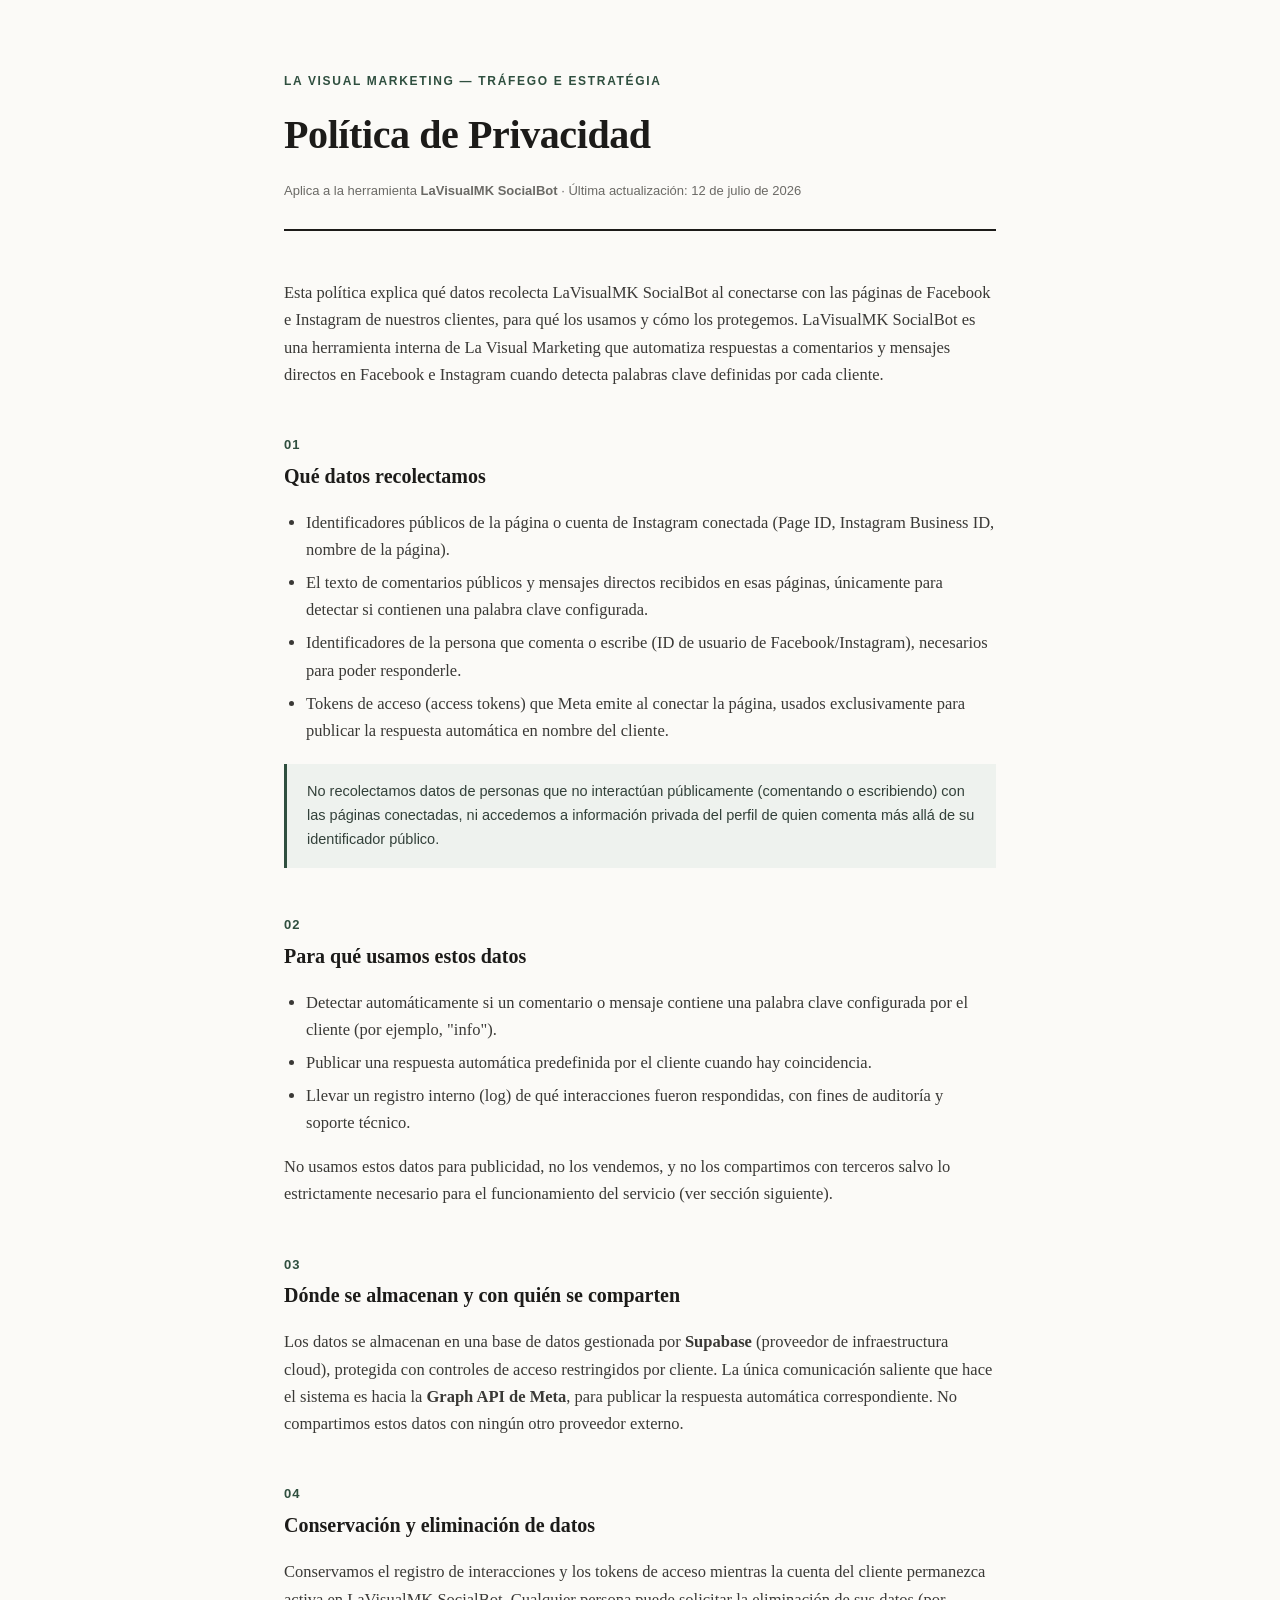
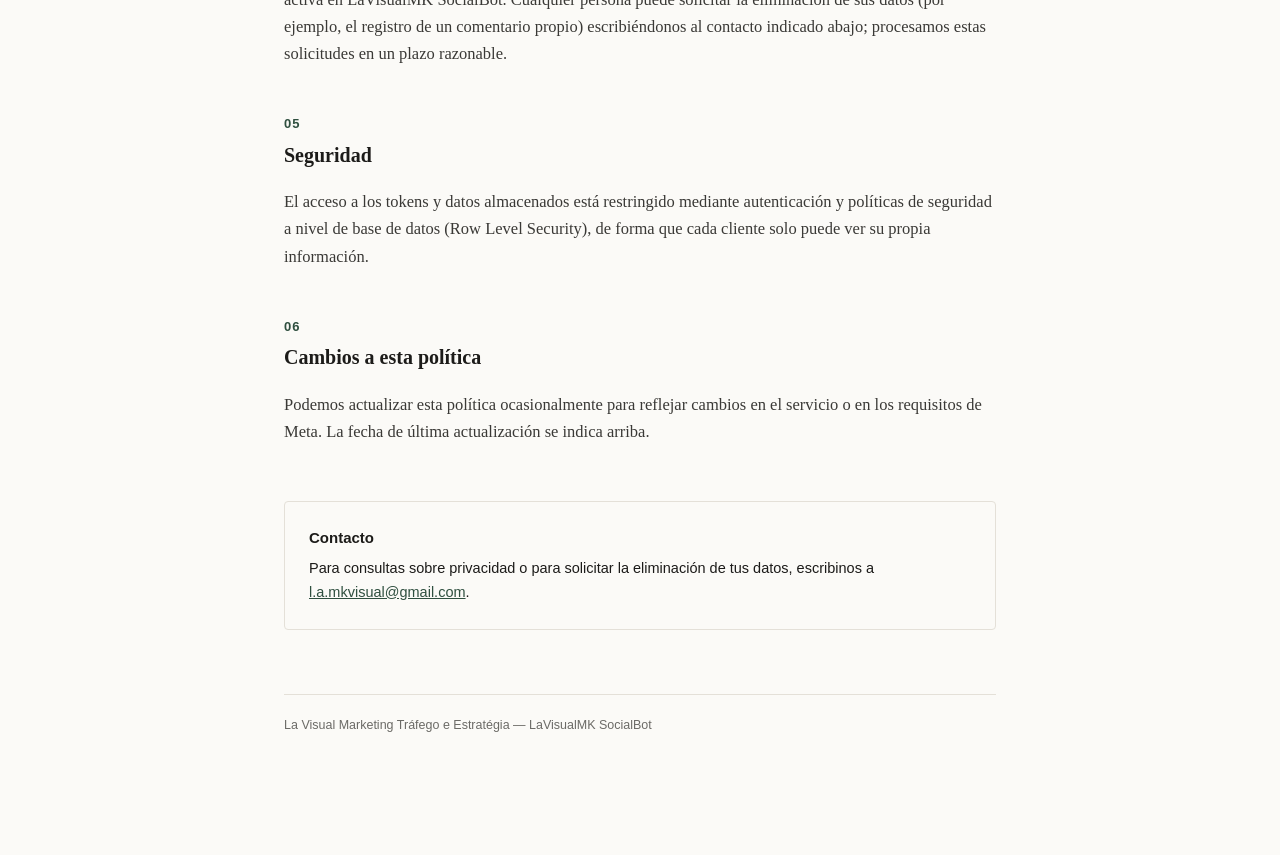
<file: politicas.html>
<!DOCTYPE html>
<html lang="es">
<head>
<meta charset="UTF-8">
<meta name="viewport" content="width=device-width, initial-scale=1.0">
<title>Política de Privacidad — LaVisualMK SocialBot</title>
<style>
  :root{
    --ink:#1c1b19;
    --paper:#fbfaf7;
    --line:#e4e0d8;
    --accent:#2f4f3f;
    --accent-soft:#eef2ee;
    --muted:#6b6a66;
  }
  *{box-sizing:border-box;}
  body{
    margin:0;
    background:var(--paper);
    color:var(--ink);
    font-family:'Georgia','Iowan Old Style',serif;
    line-height:1.65;
  }
  .wrap{
    max-width:760px;
    margin:0 auto;
    padding:72px 24px 120px;
  }
  header{
    border-bottom:2px solid var(--ink);
    padding-bottom:28px;
    margin-bottom:48px;
  }
  .eyebrow{
    font-family:'Helvetica Neue',Arial,sans-serif;
    text-transform:uppercase;
    letter-spacing:.14em;
    font-size:12px;
    color:var(--accent);
    font-weight:700;
    margin-bottom:10px;
  }
  h1{
    font-size:clamp(28px,4vw,40px);
    margin:0 0 12px;
    letter-spacing:-0.01em;
  }
  .meta{
    font-family:'Helvetica Neue',Arial,sans-serif;
    font-size:13px;
    color:var(--muted);
  }
  h2{
    font-size:20px;
    margin:44px 0 12px;
    padding-top:2px;
  }
  h2 .num{
    font-family:'Helvetica Neue',Arial,sans-serif;
    color:var(--accent);
    font-size:13px;
    letter-spacing:.08em;
    display:block;
    margin-bottom:4px;
  }
  p, li{
    font-size:16.5px;
    color:#3a3936;
  }
  ul{padding-left:22px;}
  li{margin-bottom:6px;}
  .callout{
    background:var(--accent-soft);
    border-left:3px solid var(--accent);
    padding:16px 20px;
    margin:20px 0;
    font-family:'Helvetica Neue',Arial,sans-serif;
    font-size:14.5px;
    color:#33413a;
  }
  a{color:var(--accent);}
  .contact-box{
    margin-top:56px;
    padding:24px;
    border:1px solid var(--line);
    border-radius:4px;
    font-family:'Helvetica Neue',Arial,sans-serif;
    font-size:14.5px;
  }
  .contact-box strong{display:block;font-size:15px;margin-bottom:6px;}
  footer{
    margin-top:64px;
    padding-top:20px;
    border-top:1px solid var(--line);
    font-family:'Helvetica Neue',Arial,sans-serif;
    font-size:12.5px;
    color:var(--muted);
  }
</style>
</head>
<body>
<div class="wrap">

  <header>
    <div class="eyebrow">La Visual Marketing — Tráfego e Estratégia</div>
    <h1>Política de Privacidad</h1>
    <div class="meta">Aplica a la herramienta <strong>LaVisualMK SocialBot</strong> · Última actualización: 12 de julio de 2026</div>
  </header>

  <p>Esta política explica qué datos recolecta LaVisualMK SocialBot al conectarse con las páginas de Facebook e Instagram de nuestros clientes, para qué los usamos y cómo los protegemos. LaVisualMK SocialBot es una herramienta interna de La Visual Marketing que automatiza respuestas a comentarios y mensajes directos en Facebook e Instagram cuando detecta palabras clave definidas por cada cliente.</p>

  <h2><span class="num">01</span>Qué datos recolectamos</h2>
  <ul>
    <li>Identificadores públicos de la página o cuenta de Instagram conectada (Page ID, Instagram Business ID, nombre de la página).</li>
    <li>El texto de comentarios públicos y mensajes directos recibidos en esas páginas, únicamente para detectar si contienen una palabra clave configurada.</li>
    <li>Identificadores de la persona que comenta o escribe (ID de usuario de Facebook/Instagram), necesarios para poder responderle.</li>
    <li>Tokens de acceso (access tokens) que Meta emite al conectar la página, usados exclusivamente para publicar la respuesta automática en nombre del cliente.</li>
  </ul>
  <div class="callout">No recolectamos datos de personas que no interactúan públicamente (comentando o escribiendo) con las páginas conectadas, ni accedemos a información privada del perfil de quien comenta más allá de su identificador público.</div>

  <h2><span class="num">02</span>Para qué usamos estos datos</h2>
  <ul>
    <li>Detectar automáticamente si un comentario o mensaje contiene una palabra clave configurada por el cliente (por ejemplo, "info").</li>
    <li>Publicar una respuesta automática predefinida por el cliente cuando hay coincidencia.</li>
    <li>Llevar un registro interno (log) de qué interacciones fueron respondidas, con fines de auditoría y soporte técnico.</li>
  </ul>
  <p>No usamos estos datos para publicidad, no los vendemos, y no los compartimos con terceros salvo lo estrictamente necesario para el funcionamiento del servicio (ver sección siguiente).</p>

  <h2><span class="num">03</span>Dónde se almacenan y con quién se comparten</h2>
  <p>Los datos se almacenan en una base de datos gestionada por <strong>Supabase</strong> (proveedor de infraestructura cloud), protegida con controles de acceso restringidos por cliente. La única comunicación saliente que hace el sistema es hacia la <strong>Graph API de Meta</strong>, para publicar la respuesta automática correspondiente. No compartimos estos datos con ningún otro proveedor externo.</p>

  <h2><span class="num">04</span>Conservación y eliminación de datos</h2>
  <p>Conservamos el registro de interacciones y los tokens de acceso mientras la cuenta del cliente permanezca activa en LaVisualMK SocialBot. Cualquier persona puede solicitar la eliminación de sus datos (por ejemplo, el registro de un comentario propio) escribiéndonos al contacto indicado abajo; procesamos estas solicitudes en un plazo razonable.</p>

  <h2><span class="num">05</span>Seguridad</h2>
  <p>El acceso a los tokens y datos almacenados está restringido mediante autenticación y políticas de seguridad a nivel de base de datos (Row Level Security), de forma que cada cliente solo puede ver su propia información.</p>

  <h2><span class="num">06</span>Cambios a esta política</h2>
  <p>Podemos actualizar esta política ocasionalmente para reflejar cambios en el servicio o en los requisitos de Meta. La fecha de última actualización se indica arriba.</p>

  <div class="contact-box">
    <strong>Contacto</strong>
    Para consultas sobre privacidad o para solicitar la eliminación de tus datos, escribinos a
    <a href="mailto:l.a.mkvisual@gmail.com">l.a.mkvisual@gmail.com</a>.
  </div>

  <footer>
    La Visual Marketing Tráfego e Estratégia — LaVisualMK SocialBot
  </footer>

</div>
</body>
</html>
</file>
